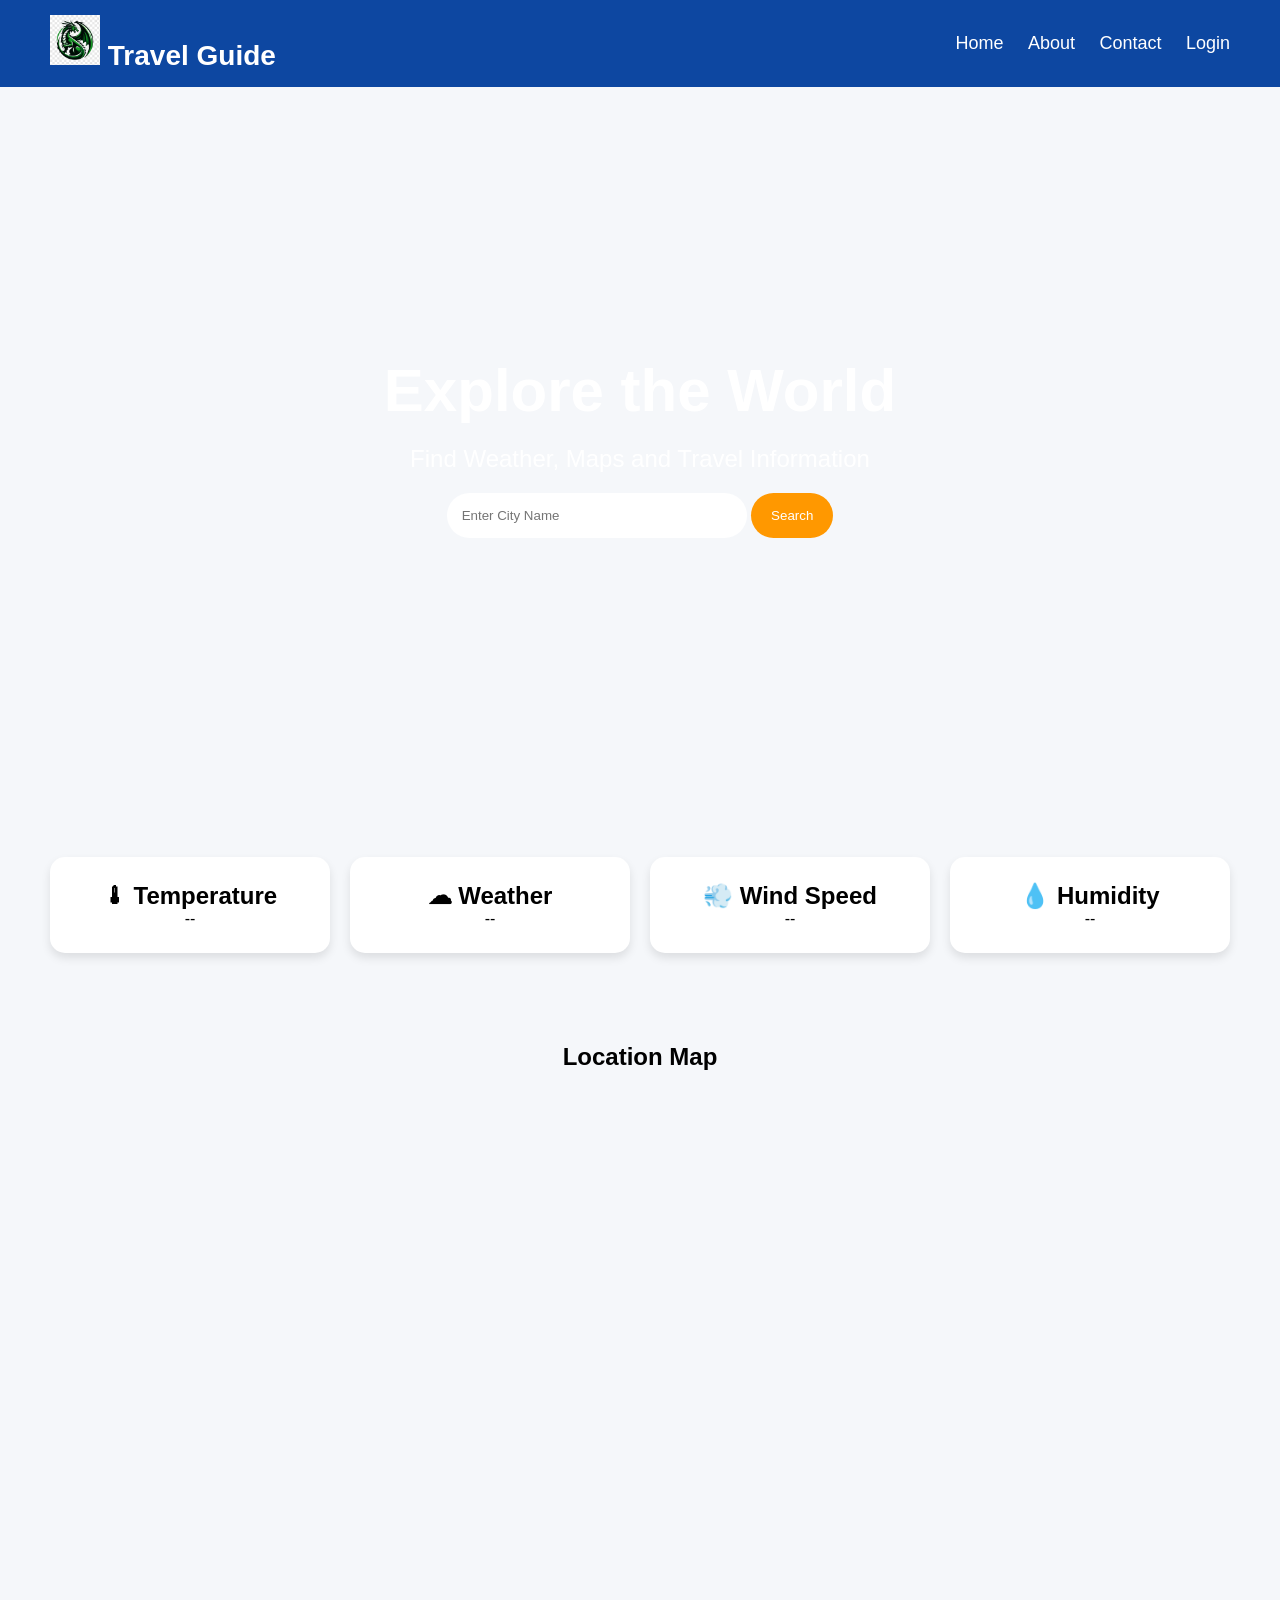
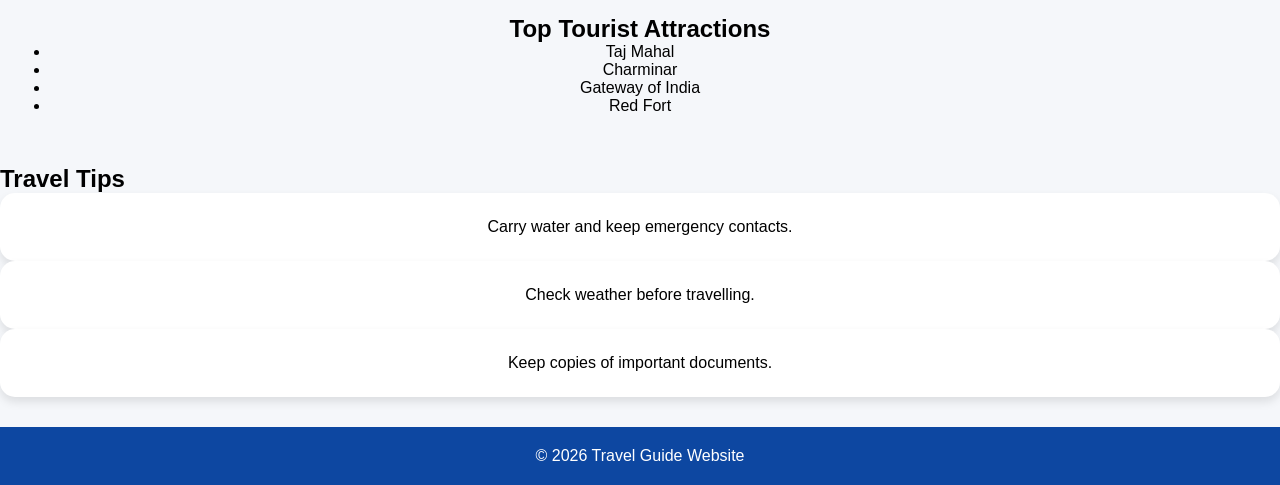
<file: index.html>
<!DOCTYPE html>
<html lang="en">
<head>
    <meta charset="UTF-8">
    <meta name="viewport" content="width=device-width, initial-scale=1.0">
    <title>Travel Guide</title>

    <link rel="stylesheet" href="style.css">

    <link rel="stylesheet"
    href="https://cdnjs.cloudflare.com/ajax/libs/font-awesome/6.5.1/css/all.min.css">
</head>
<body>

<header>
    <nav class="navbar">

        <div class="logo">
            <img src="dragon-logo.png" alt="Travel Guide" width="50" height="auto">
            Travel Guide
        </div>

        <div class="nav-links">
            <a href="webpage.html" class="active">Home</a>
            <a href="webabout.html">About</a>
            <a href="webcontact.html">Contact</a>
            <a href="weblogin.html">Login</a>
        </div>

    </nav>
</header>

<section class="hero">

    <h1>Explore the World</h1>

    <p>Find Weather, Maps and Travel Information</p>

    <div class="search-box">
        
        <input
        type="text"
        id="cityInput"
        placeholder="Enter City Name">
        <button onclick="getWeather()">
            Search
        </button>
    </div>

</section>

<section id="weatherSection" class="weather-container">

<div class="card">
    <h2>🌡 Temperature</h2>
    <p id="temperature">--</p>
</div>

<div class="card">
    <h2>☁ Weather</h2>
    <p id="weather">--</p>
</div>

<div class="card">
    <h2>💨 Wind Speed</h2>
    <p id="wind">--</p>
</div>

<div class="card">
    <h2>💧 Humidity</h2>
    <p id="humidity">--</p>
</div>

</section>

<section class="map-section">

<h2>Location Map</h2>

<iframe
id="map"
src="https://maps.google.com/maps?q=india&t=&z=5&ie=UTF8&iwloc=&output=embed">
</iframe>

</section>

<section class="places">

<h2>Top Tourist Attractions</h2>

<ul>
    <li>Taj Mahal</li>
    <li>Charminar</li>
    <li>Gateway of India</li>
    <li>Red Fort</li>
</ul>

</section>

<section class="tips">

<h2>Travel Tips</h2>

<div class="card">
    Carry water and keep emergency contacts.
</div>

<div class="card">
    Check weather before travelling.
</div>

<div class="card">
    Keep copies of important documents.
</div>

</section>

<footer>
    <p>© 2026 Travel Guide Website</p>
</footer>
<script src="webscript.js"></script>
</body>
</html>
</file>
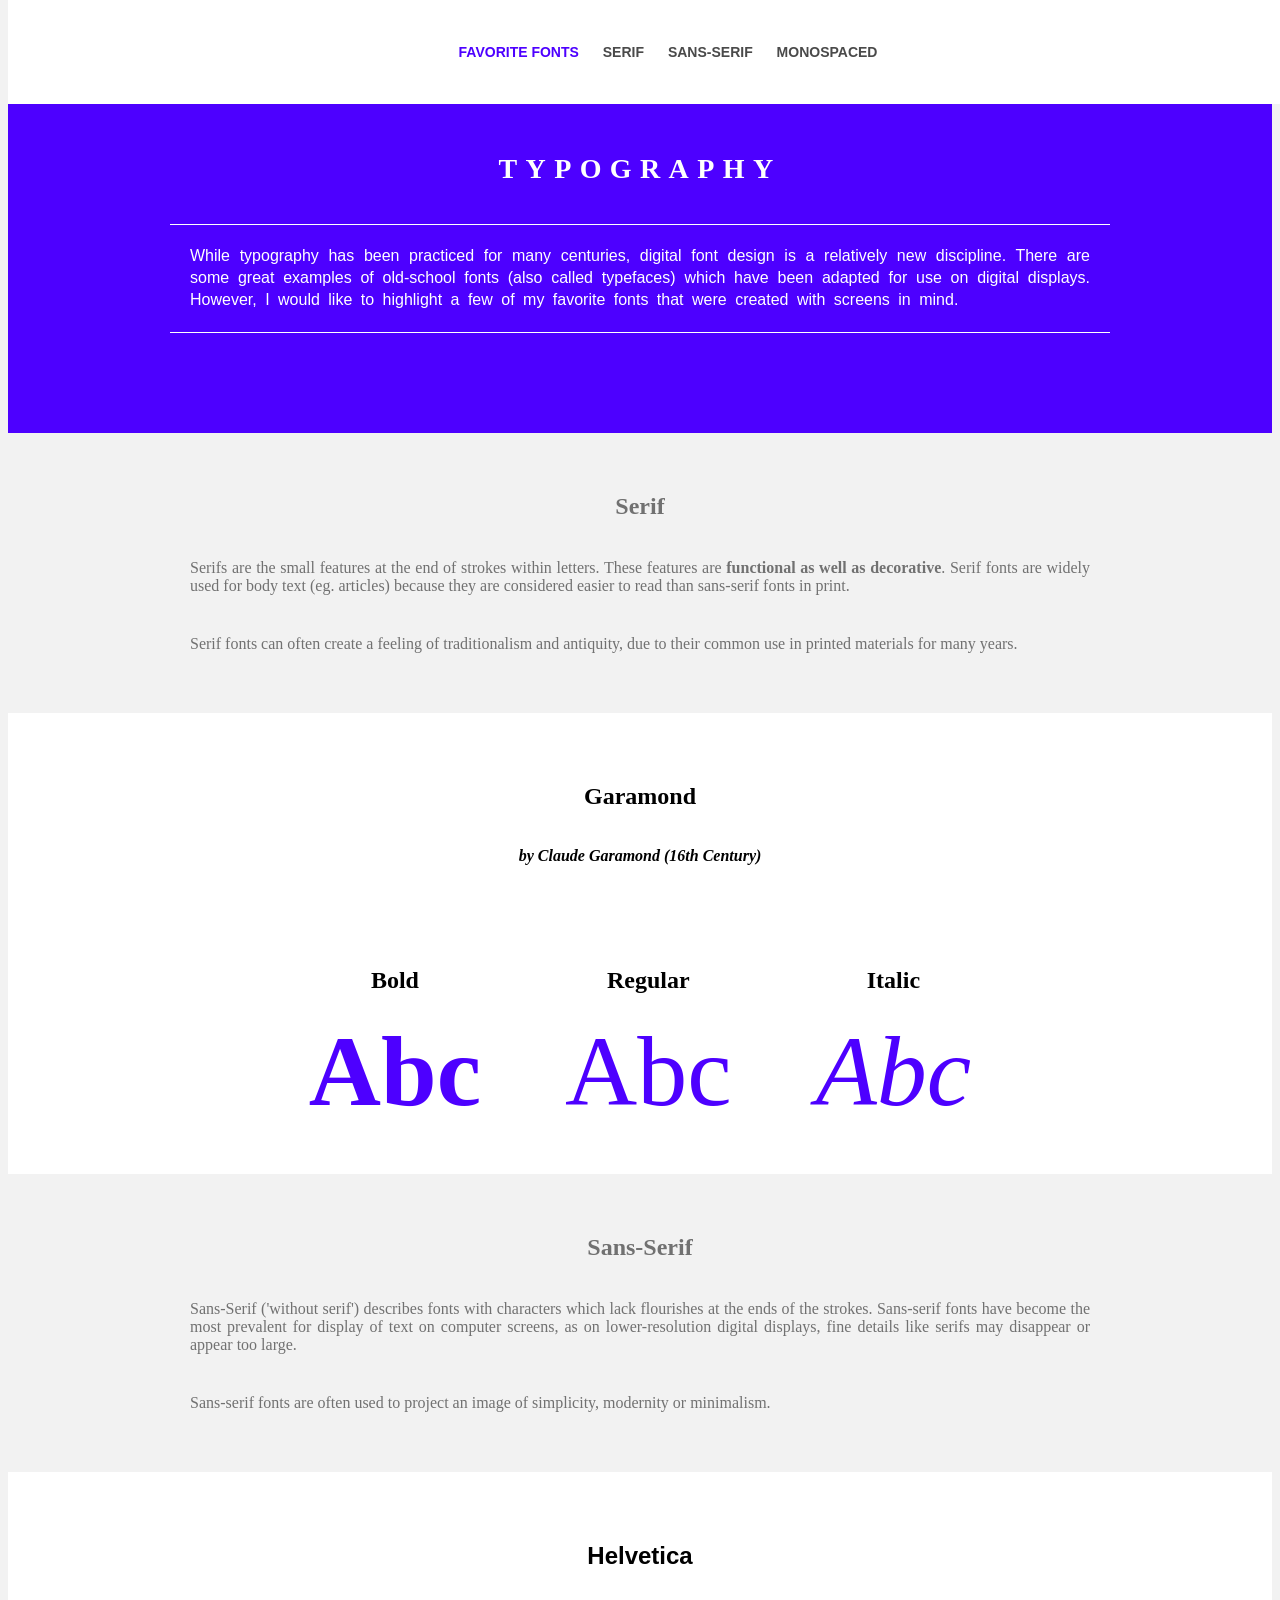
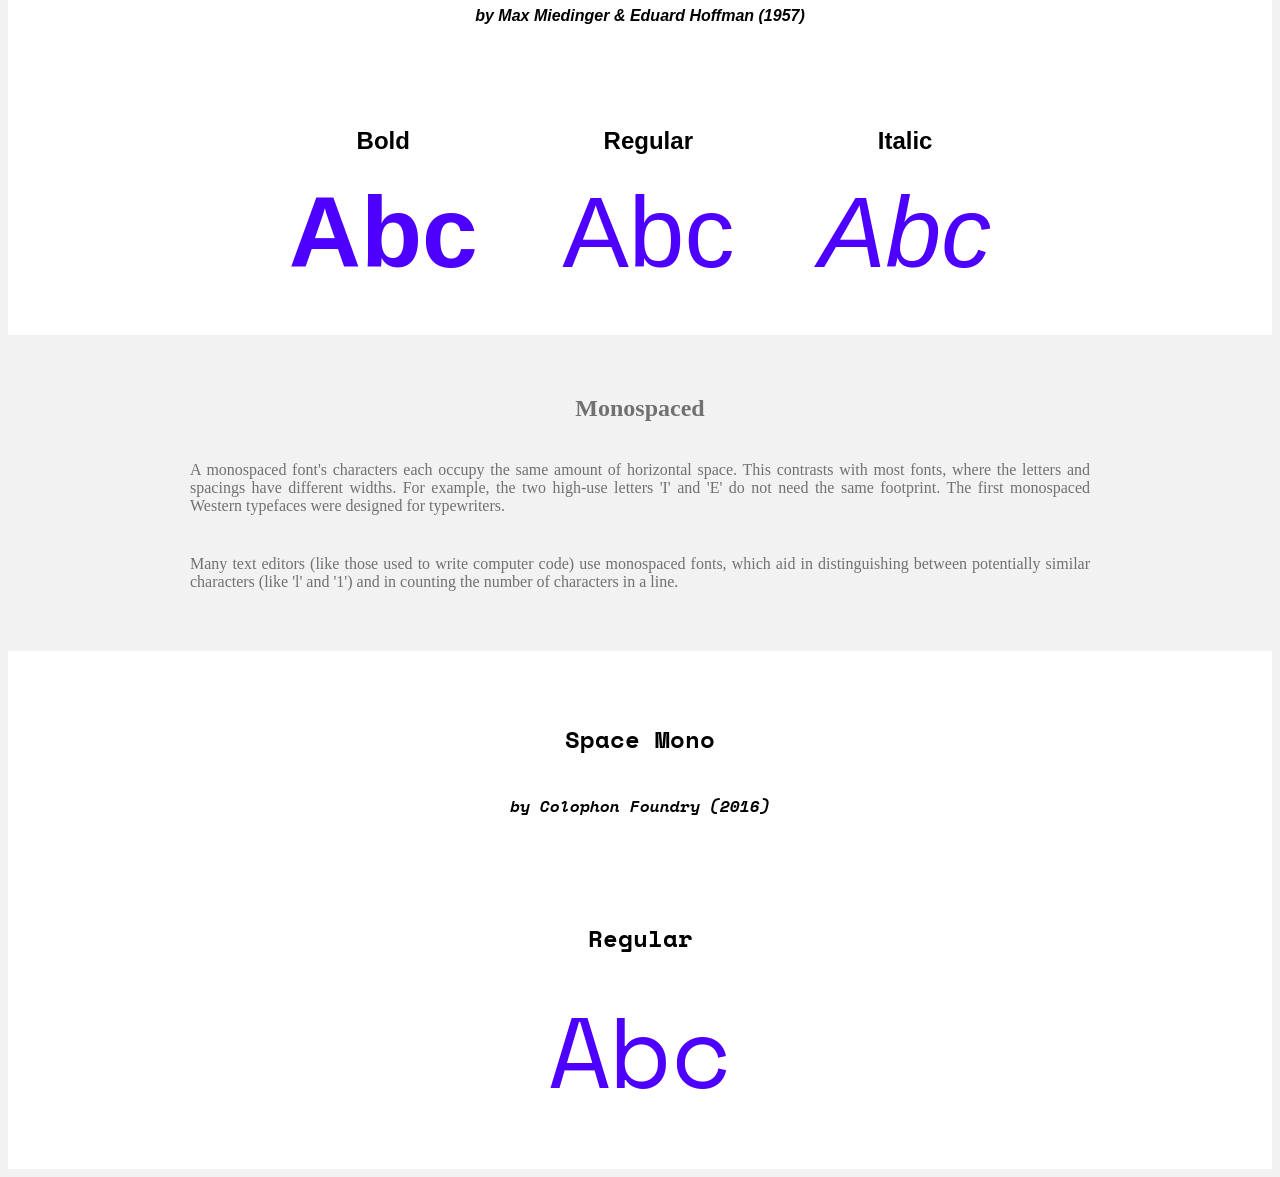
<file: ex.html>
<!DOCTYPE html>
<html>
<head>
  <title>Typography Blog</title>
  <link rel='stylesheet' href='ex.css'>
  <link href="https://fonts.googleapis.com/css2?family=Space+Mono&display=swap" rel="stylesheet">
</head>
<body>

  <!-- Header -->
  <nav class='header'>
    <ul>
      <li><a class='home' href='#top'>FAVORITE FONTS</a></li>
      <li><a class='pagelink' href='#serif'>SERIF</a></li>
      <li><a class='pagelink' href='#sans'>SANS-SERIF</a></li>
      <li><a class='pagelink' href='#mono'>MONOSPACED</a></li>
    </ul>
  </nav>

  <!-- Banner Section -->
  <div class='banner'>
    <h1>Typography</h1>
      <p>While typography has been practiced for many centuries, digital font design is a relatively new discipline. There are some great examples of old-school fonts (also called typefaces) which have been adapted for use on digital displays. However, I would like to highlight a few of my favorite fonts that were created with screens in mind.</p>
  </div>

  <!-- Serif Section -->
  <div id='serif'>

    <!-- Editorial Section - Serif -->
    <div class='editorial'>
      <h2>Serif</h2>
      <p>Serifs are the small features at the end of strokes within letters. These features are <strong>functional as well as decorative</strong>. Serif fonts are widely used for body text (eg. articles) because they are considered easier to read than sans-serif fonts in print.</p>
      <p>Serif fonts can often create a feeling of traditionalism and antiquity, due to their common use in printed materials for many years.</p>
    </div>

    <!-- Font Card - Serif -->
    <div class='font-card garamond'>
      <h2>Garamond</h2>
      <h5 class='creator'>by Claude Garamond (16th Century)</h5>
        <span class='sample'>
          <h2>Bold</h2>
          <span class='bold text'>Abc</span>
        </span>
        <span class='sample'>
          <h2>Regular</h2>
          <span class='regular text'>Abc</span>
        </span>
        <span class='sample'>
          <h2>Italic</h2>
          <span class='italic text'>Abc</span>
        </span>
    </div>
  </div>

  <!-- Sans-Serif Section -->
  <div id='sans'>

    <!-- Editorial Section - Sans-Serif -->
    <div class='editorial'>
      <h2>Sans-Serif</h2>
      <p>Sans-Serif ('without serif') describes fonts with characters which lack flourishes at the ends of the strokes. Sans-serif fonts have become the most prevalent for display of text on computer screens, as on lower-resolution digital displays, fine details like serifs may disappear or appear too large.</p>
      <p>Sans-serif fonts are often used to project an image of simplicity, modernity or minimalism.</p>
    </div>

    <!-- Font Card - Sans-Serif -->
    <div class='font-card helvetica'>
      <h2>Helvetica</h2>
      <h5 class='creator'>by Max Miedinger & Eduard Hoffman (1957)</h5>
        <span class='sample'>
          <h2>Bold</h2>
          <span class='bold text'>Abc</span>
        </span>
        <span class='sample'>
          <h2>Regular</h2>
          <span class='regular text'>Abc</span>
        </span>
        <span class='sample'>
          <h2>Italic</h2>
          <span class='italic text'>Abc</span>
        </span>
    </div>
  </div>

  <!-- Monospaced Section -->
  <div id='mono'>

    <!-- Editorial - Monospaced -->
    <div class='editorial'>
      <h2>Monospaced</h2>
      <p>A monospaced font's characters each occupy the same amount of horizontal space. This contrasts with most fonts, where the letters and spacings have different widths. For example, the two high-use letters 'I' and 'E' do not need the same footprint. The first monospaced Western typefaces were designed for typewriters.</p>
      <p>Many text editors (like those used to write computer code) use monospaced fonts, which aid in distinguishing between potentially similar characters (like 'l' and '1') and in counting the number of characters in a line.</p>
    </div>

    <!-- Font Card - Monospaced -->
    <div class='font-card space'>
      <h2>Space Mono</h2>
      <h5 class='creator'>by Colophon Foundry (2016)</h5>
        <span class='sample'>
          <h2>Regular</h2>
          <span class='regular text'>Abc</span>
        </span>
    </div>
  </div>
</body>
</html>
</file>
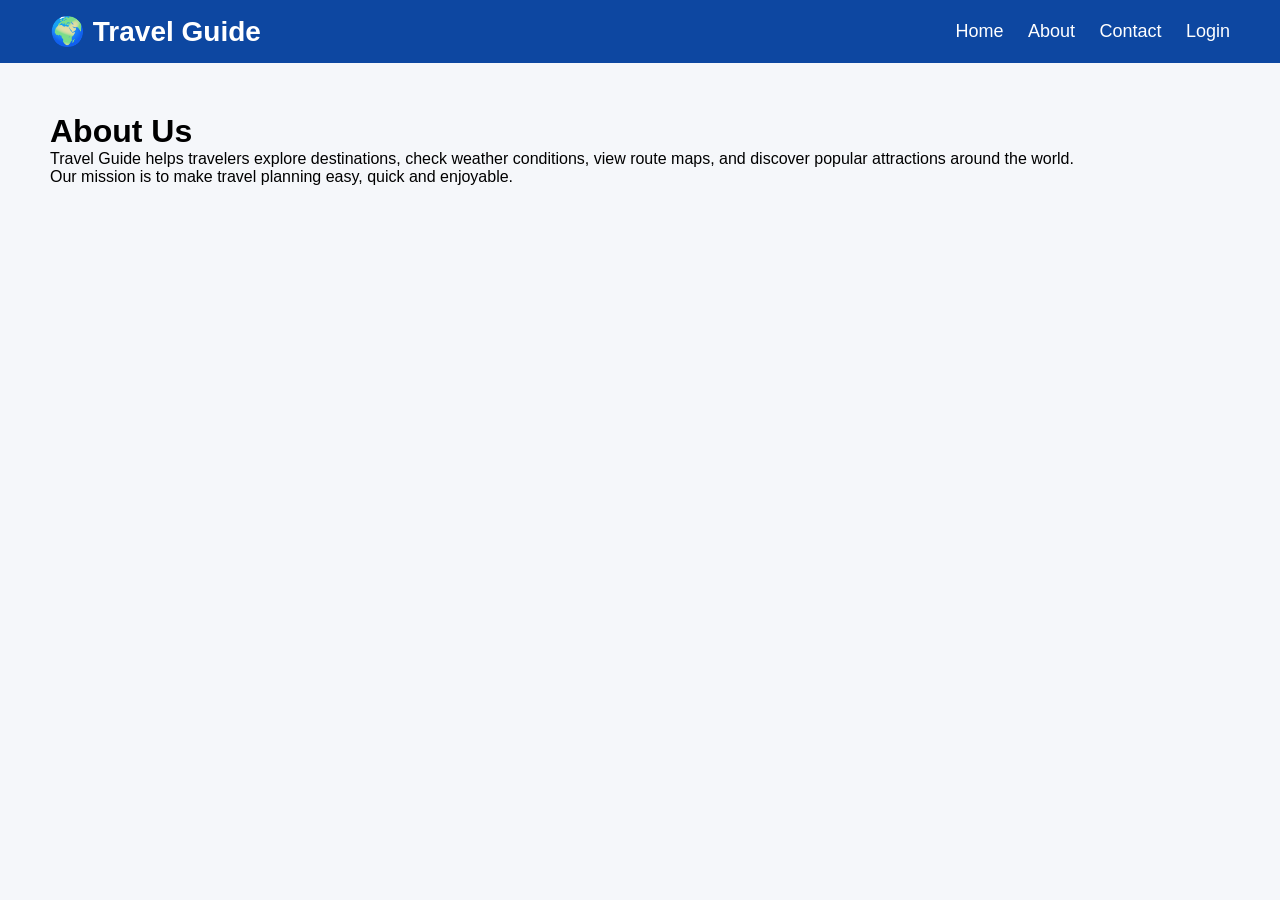
<file: webabout.html>
<!DOCTYPE html>
<html>
<head>
    <title>About Us</title>
    <link rel="stylesheet" href="webpage.css">
</head>
<body>

<nav class="navbar">
    <div class="logo">🌍 Travel Guide</div>

    <div class="nav-links">
        <a href="webpage.html">Home</a>
        <a href="webabout.html" class="active">About</a>
        <a href="webcontact.html">Contact</a>
        <a href="weblogin.html">Login</a>
    </div>
</nav>

<div class="page-content">

<h1>About Us</h1>

<p>
Travel Guide helps travelers explore destinations,
check weather conditions, view route maps,
and discover popular attractions around the world.
</p>

<p>
Our mission is to make travel planning easy,
quick and enjoyable.
</p>

</div>

</body>
</html>
</file>
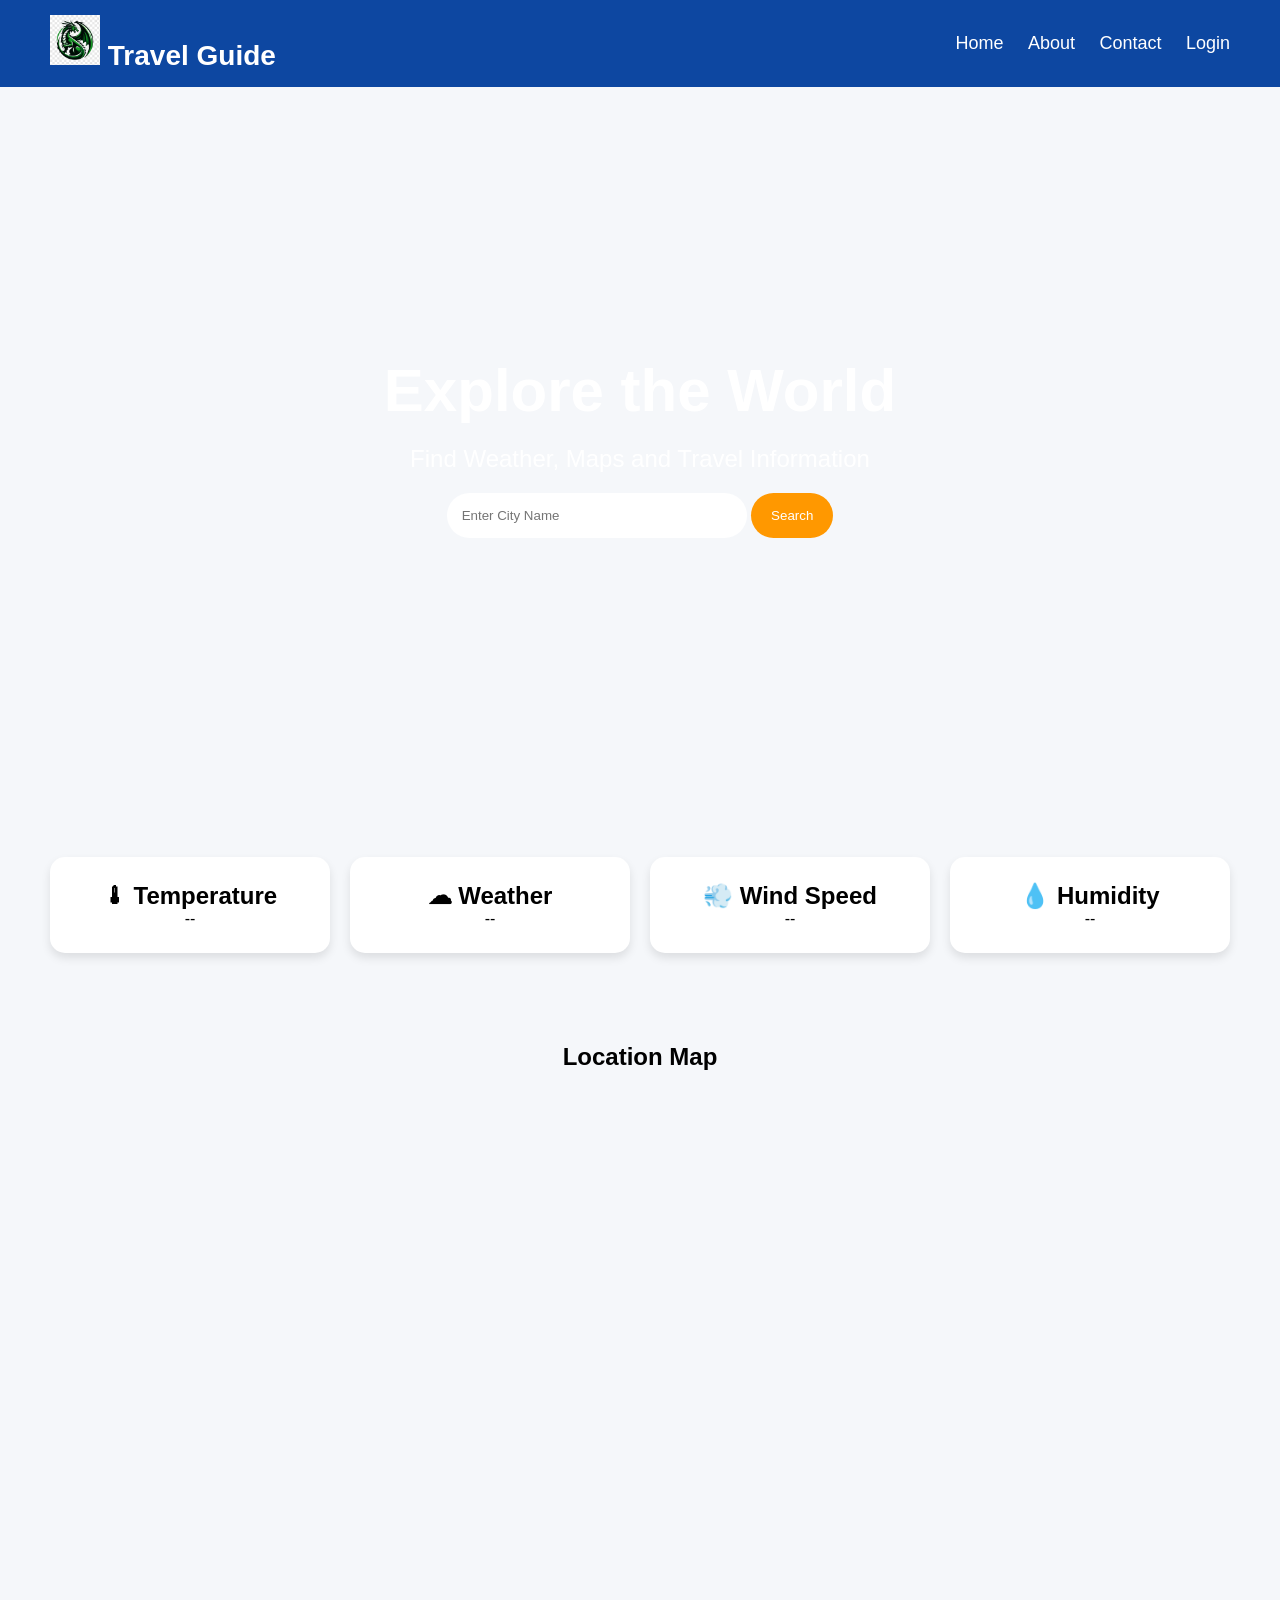
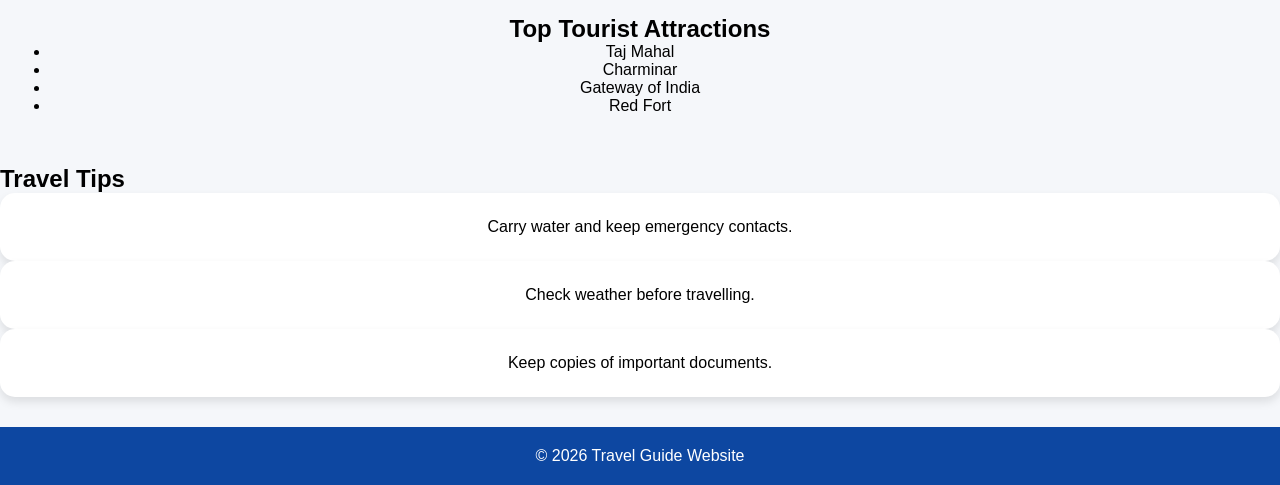
<file: webpage.html>
<!DOCTYPE html>
<html lang="en">
<head>
    <meta charset="UTF-8">
    <meta name="viewport" content="width=device-width, initial-scale=1.0">
    <title>Travel Guide</title>

    <link rel="stylesheet" href="webpage.css">

    <link rel="stylesheet"
    href="https://cdnjs.cloudflare.com/ajax/libs/font-awesome/6.5.1/css/all.min.css">
</head>
<body>

<header>
    <nav class="navbar">

        <div class="logo">
            <img src="dragon-logo.png" alt="Travel Guide" width="50" height="auto">
            Travel Guide
        </div>

        <div class="nav-links">
            <a href="webpage.html" class="active">Home</a>
            <a href="webabout.html">About</a>
            <a href="webcontact.html">Contact</a>
            <a href="weblogin.html">Login</a>
        </div>

    </nav>
</header>

<section class="hero">

    <h1>Explore the World</h1>

    <p>Find Weather, Maps and Travel Information</p>

    <div class="search-box">
        
        <input
        type="text"
        id="cityInput"
        placeholder="Enter City Name">
        <button onclick="getWeather()">
            Search
        </button>
    </div>

</section>

<section class="weather-container">

<div class="card">
    <h2>🌡 Temperature</h2>
    <p id="temperature">--</p>
</div>

<div class="card">
    <h2>☁ Weather</h2>
    <p id="weather">--</p>
</div>

<div class="card">
    <h2>💨 Wind Speed</h2>
    <p id="wind">--</p>
</div>

<div class="card">
    <h2>💧 Humidity</h2>
    <p id="humidity">--</p>
</div>

</section>

<section class="map-section">

<h2>Location Map</h2>

<iframe
id="map"
src="https://maps.google.com/maps?q=india&t=&z=5&ie=UTF8&iwloc=&output=embed">
</iframe>

</section>

<section class="places">

<h2>Top Tourist Attractions</h2>

<ul>
    <li>Taj Mahal</li>
    <li>Charminar</li>
    <li>Gateway of India</li>
    <li>Red Fort</li>
</ul>

</section>

<section class="tips">

<h2>Travel Tips</h2>

<div class="card">
    Carry water and keep emergency contacts.
</div>

<div class="card">
    Check weather before travelling.
</div>

<div class="card">
    Keep copies of important documents.
</div>

</section>

<footer>
    <p>© 2026 Travel Guide Website</p>
</footer>
<script src="webscript.js"></script>
</body>
</html>
</file>
<file: style.css>
*{
    margin:0;
    padding:0;
    box-sizing:border-box;
}

body{
    font-family:'Segoe UI',sans-serif;
    background:#f5f7fa;
}

/* NAVBAR */

.navbar{
    background:#0d47a1;
    color:white;
    display:flex;
    justify-content:space-between;
    align-items:center;
    padding:15px 50px;
}

.logo{
    font-size:28px;
    font-weight:bold;
}

.nav-links a{
    color:white;
    text-decoration:none;
    margin-left:20px;
    font-size:18px;
}

.nav-links a:hover,
.active{
    color:#ffcc00;
}

/* HERO */

.hero{
    height:80vh;
    background:url("https://images.unsplash.com/photo-1507525428034-b723cf961d3e");
    background-size:cover;
    background-position:center;

    display:flex;
    flex-direction:column;
    justify-content:center;
    align-items:center;

    color:white;
    text-align:center;
}

.hero h1{
    font-size:60px;
}

.hero p{
    font-size:24px;
    margin:20px 0;
}

.search-box input{
    padding:15px;
    width:300px;
    border:none;
    border-radius:30px;
}

.search-box button{
    padding:15px 20px;
    border:none;
    border-radius:30px;
    background:#ff9800;
    color:white;
    cursor:pointer;
}

/* WEATHER CARDS */

.weather-container{
    display:grid;
    grid-template-columns:repeat(4,1fr);
    gap:20px;
    padding:50px;
}

.card{
    background:white;
    padding:25px;
    text-align:center;
    border-radius:15px;
    box-shadow:0 5px 10px rgba(0,0,0,0.1);
}

/* MAP */

.map-section{
    padding:40px;
    text-align:center;
}

iframe{
    width:100%;
    height:450px;
    border:none;
    border-radius:15px;
}

/* DESTINATIONS */

.places{
    padding:50px;
    text-align:center;
}

.place-container{
    display:flex;
    justify-content:center;
    gap:20px;
    margin-top:30px;
}

.place-card{
    background:white;
    border-radius:15px;
    overflow:hidden;
    box-shadow:0 5px 10px rgba(0,0,0,0.1);
}

.place-card img{
    width:300px;
}

.place-card h3{
    padding:15px;
}

/* FORMS */

.page-content{
    padding:50px;
}

.contact-form,
.login-form{
    width:400px;
    margin:auto;
    display:flex;
    flex-direction:column;
}

.contact-form input,
.contact-form textarea,
.login-form input{
    padding:12px;
    margin:10px 0;
}

button{
    padding:12px;
    background:#0d47a1;
    color:white;
    border:none;
    cursor:pointer;
}

/* FOOTER */

footer{
    background:#0d47a1;
    color:white;
    text-align:center;
    padding:20px;
    margin-top:30px;
}

/* MOBILE */

@media(max-width:768px){

.navbar{
    flex-direction:column;
}

.weather-container{
    grid-template-columns:1fr;
}

.place-container{
    flex-direction:column;
    align-items:center;
}

.hero h1{
    font-size:40px;
}

}
</file>
<file: ex.css>
/* Universal Styles */
html {
  font-size: 16px;
  font-family: 'Arial', sans-serif;
}

body {
  background-color: #F2F2F2;  
  text-align: center;  
}

h1 {
  padding: 20px;
  color: white;
  font-size: 28px;
  text-align: center;
  font-family: Georgia;
  text-transform: uppercase;
  letter-spacing: 0.3em;
}

h2 {
  padding: 40px 20px 0 20px;
  font-size: 24px;
  text-align: center;
}

a {
  text-decoration: none;
}

p {
  max-width: 900px;
  margin: 0 auto;
  padding: 20px;
  text-align: justify;
}


/* Header */
.header {
  position: fixed;
  top: 0;
  width: 100%;
  padding: 20px 0;
  background-color: #fff;
  font-size: 14px;
  font-weight: 900;
}

.header li {
  display: inline-block;
  padding: 10px;
}

.header a {
  color: #4A4A4A;
}

a.home {
  color: #4D00FF;
}


/* Banner Section */
.banner {
  margin-top: 74px;
  padding: 40px 0 100px 0;
  background-color: #4D00FF;
}

.banner p {
  border-top: 1px solid #fff;
  border-bottom: 1px solid #fff;
  color: #ffffff;
  font-weight: lighter;
  word-spacing: 0.25em;
  line-height: 1.4;
}


/* Editorial Sections */
.editorial {
  padding-bottom: 40px;
  color: #717171;
  font-family: 'Trebuchet MS', 'Times New Roman', serif;
}

/* Font Card Sections */
.font-card {
  padding: 10px 0 40px 0;
  background-color: #ffffff;
  text-align: center;
}

.font-card .creator {
  padding: 10px 20px;
  font-size: 16px;
  font-style: italic;
}

.sample {
  display: inline-block;  
  padding: 5px 40px;
}

.sample .text {
  color: #4D00FF;
  font-size: 100px;
}

.garamond {
  font-family: Garamond;
}

.helvetica {
  font-family: Helvetica;
}

.space {
  font-family: 'Space Mono', monospace;
}

.bold {
  font-weight: 900;
}

.regular {
  font-weight: normal;
}

.italic {
  font-weight: normal;
  font-style: italic;
}
</file>
<file: webpage.css>
*{
    margin:0;
    padding:0;
    box-sizing:border-box;
}

body{
    font-family:'Segoe UI',sans-serif;
    background:#f5f7fa;
}

/* NAVBAR */

.navbar{
    background:#0d47a1;
    color:white;
    display:flex;
    justify-content:space-between;
    align-items:center;
    padding:15px 50px;
}

.logo{
    font-size:28px;
    font-weight:bold;
}

.nav-links a{
    color:white;
    text-decoration:none;
    margin-left:20px;
    font-size:18px;
}

.nav-links a:hover,
.active{
    color:#ffcc00;
}

/* HERO */

.hero{
    height:80vh;
    background:url("https://images.unsplash.com/photo-1507525428034-b723cf961d3e");
    background-size:cover;
    background-position:center;

    display:flex;
    flex-direction:column;
    justify-content:center;
    align-items:center;

    color:white;
    text-align:center;
}

.hero h1{
    font-size:60px;
}

.hero p{
    font-size:24px;
    margin:20px 0;
}

.search-box input{
    padding:15px;
    width:300px;
    border:none;
    border-radius:30px;
}

.search-box button{
    padding:15px 20px;
    border:none;
    border-radius:30px;
    background:#ff9800;
    color:white;
    cursor:pointer;
}

/* WEATHER CARDS */

.weather-container{
    display:grid;
    grid-template-columns:repeat(4,1fr);
    gap:20px;
    padding:50px;
}

.card{
    background:white;
    padding:25px;
    text-align:center;
    border-radius:15px;
    box-shadow:0 5px 10px rgba(0,0,0,0.1);
}

/* MAP */

.map-section{
    padding:40px;
    text-align:center;
}

iframe{
    width:100%;
    height:450px;
    border:none;
    border-radius:15px;
}

/* DESTINATIONS */

.places{
    padding:50px;
    text-align:center;
}

.place-container{
    display:flex;
    justify-content:center;
    gap:20px;
    margin-top:30px;
}

.place-card{
    background:white;
    border-radius:15px;
    overflow:hidden;
    box-shadow:0 5px 10px rgba(0,0,0,0.1);
}

.place-card img{
    width:300px;
}

.place-card h3{
    padding:15px;
}

/* FORMS */

.page-content{
    padding:50px;
}

.contact-form,
.login-form{
    width:400px;
    margin:auto;
    display:flex;
    flex-direction:column;
}

.contact-form input,
.contact-form textarea,
.login-form input{
    padding:12px;
    margin:10px 0;
}

button{
    padding:12px;
    background:#0d47a1;
    color:white;
    border:none;
    cursor:pointer;
}

/* FOOTER */

footer{
    background:#0d47a1;
    color:white;
    text-align:center;
    padding:20px;
    margin-top:30px;
}

/* MOBILE */

@media(max-width:768px){

.navbar{
    flex-direction:column;
}

.weather-container{
    grid-template-columns:1fr;
}

.place-container{
    flex-direction:column;
    align-items:center;
}

.hero h1{
    font-size:40px;
}

}
</file>
